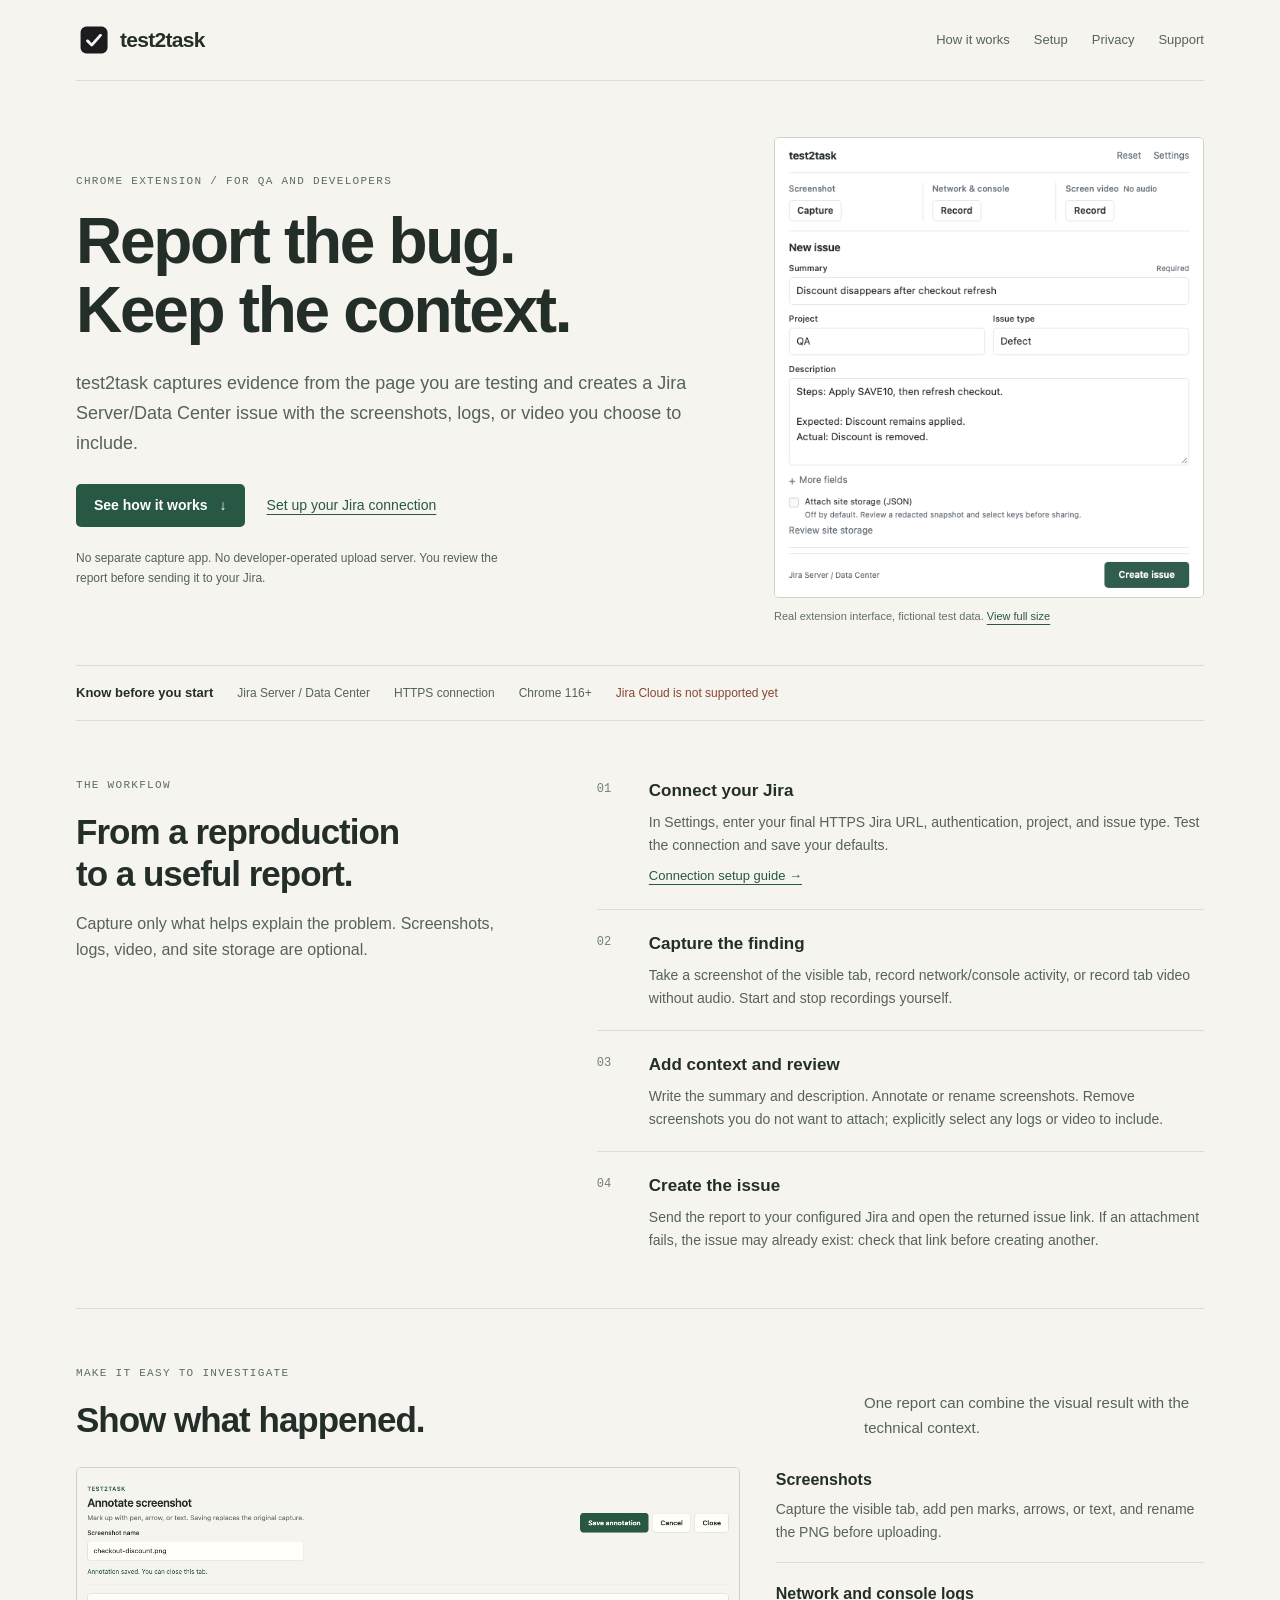
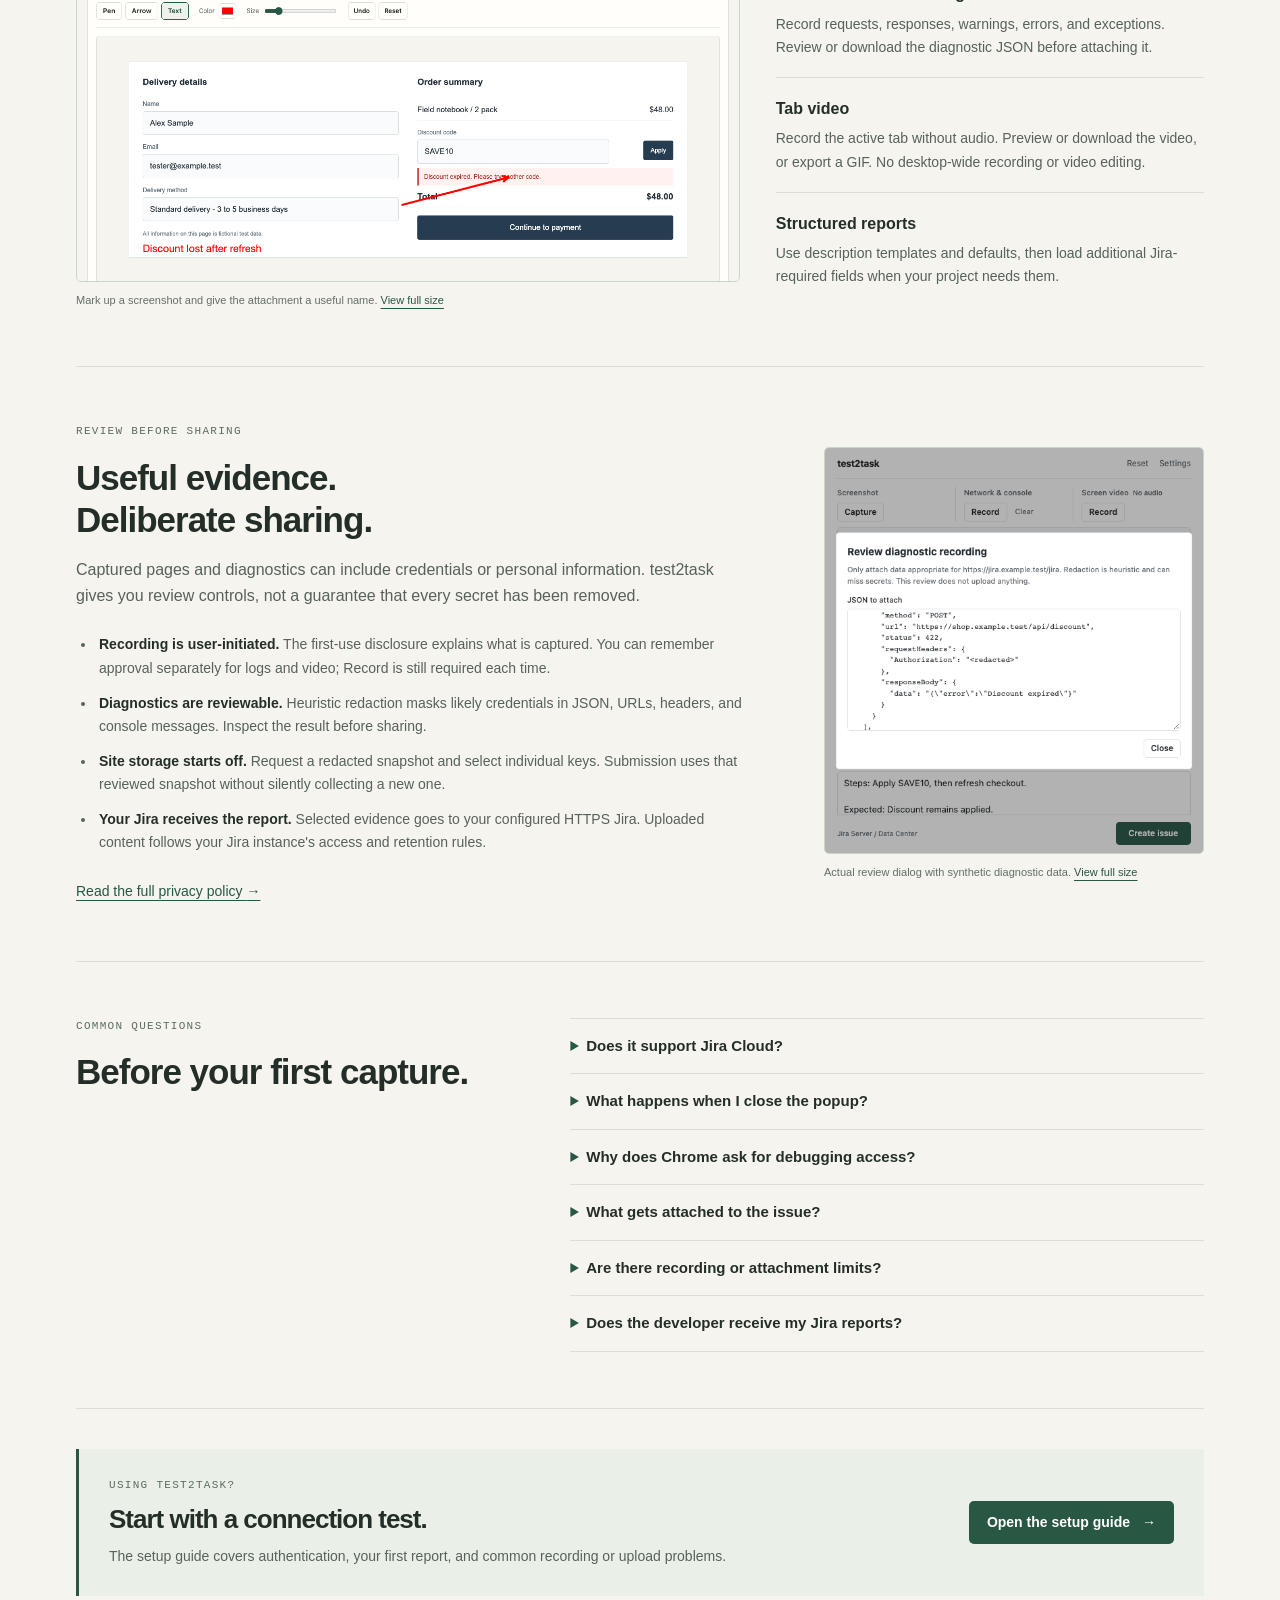
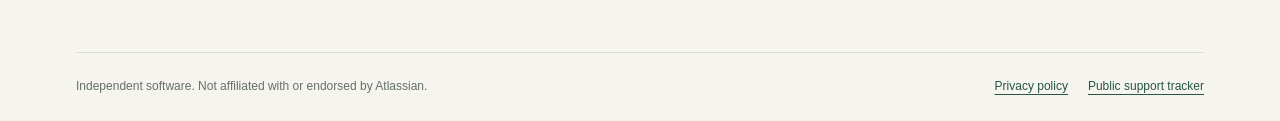
<file: index.html>
<!doctype html>
<html lang="en">
  <head>
    <meta charset="UTF-8" />
    <meta name="viewport" content="width=device-width, initial-scale=1" />
    <meta name="google-site-verification" content="DhwY6eS0MBfZcnlxAOYPN2sns7Tx2YX-SbjWnmGzDsA" />
    <meta
      name="description"
      content="test2task helps QA engineers and developers capture screenshots, logs, and tab video, then create a Jira Server/Data Center issue with selected evidence."
    />
    <title>test2task | Capture evidence. Report to Jira.</title>
    <link rel="icon" href="./icon.png" type="image/png" />
    <link rel="stylesheet" href="./styles.css" />
  </head>
  <body>
    <a class="skip-link" href="#main">Skip to content</a>
    <header class="site-header">
      <a class="brand" href="./" aria-label="test2task home"
        ><img src="./icon.png" width="36" height="36" alt="" />test2task</a
      >
      <nav aria-label="Main navigation">
        <a href="#how-it-works">How it works</a><a href="./support.html#setup">Setup</a
        ><a href="./privacy.html">Privacy</a><a href="./support.html">Support</a>
      </nav>
    </header>
    <main id="main" class="home">
      <section class="hero-grid" aria-labelledby="hero-title">
        <div class="hero-copy">
          <p class="eyebrow">CHROME EXTENSION / FOR QA AND DEVELOPERS</p>
          <h1 id="hero-title">Report the bug.<br />Keep the context.</h1>
          <p class="intro">
            test2task captures evidence from the page you are testing and creates a Jira Server/Data
            Center issue with the screenshots, logs, or video you choose to include.
          </p>
          <div class="home-links">
            <a class="button" href="#how-it-works"
              >See how it works <span aria-hidden="true">&darr;</span></a
            ><a class="text-link" href="./support.html#setup">Set up your Jira connection</a>
          </div>
          <p class="hero-note">
            No separate capture app. No developer-operated upload server. You review the report
            before sending it to your Jira.
          </p>
        </div>
        <figure class="product-shot">
          <a
            href="./images/report.png"
            target="_blank"
            rel="noreferrer noopener"
            aria-label="Open a full-size screenshot of the test2task report form"
            ><img
              src="./images/report.png"
              width="560"
              height="600"
              alt="test2task popup with screenshot and recording controls, a bug summary, project, issue type, description, and Create issue button."
              fetchpriority="high"
          /></a>
          <figcaption>
            Real extension interface, fictional test data.
            <a href="./images/report.png" target="_blank" rel="noreferrer noopener"
              >View full size</a
            >
          </figcaption>
        </figure>
      </section>

      <aside class="compatibility" aria-label="Compatibility requirements">
        <strong>Know before you start</strong>
        <span>Jira Server / Data Center</span><span>HTTPS connection</span><span>Chrome 116+</span
        ><span class="compatibility-limit">Jira Cloud is not supported yet</span>
      </aside>

      <section id="how-it-works" class="site-section" aria-labelledby="workflow-title">
        <div class="section-intro">
          <p class="eyebrow">THE WORKFLOW</p>
          <h2 id="workflow-title">From a reproduction<br />to a useful report.</h2>
          <p>
            Capture only what helps explain the problem. Screenshots, logs, video, and site storage
            are optional.
          </p>
        </div>
        <ol class="workflow">
          <li>
            <span class="step-number" aria-hidden="true">01</span>
            <div>
              <h3>Connect your Jira</h3>
              <p>
                In Settings, enter your final HTTPS Jira URL, authentication, project, and issue
                type. Test the connection and save your defaults.
              </p>
              <a href="./support.html#setup"
                >Connection setup guide <span aria-hidden="true">&rarr;</span></a
              >
            </div>
          </li>
          <li>
            <span class="step-number" aria-hidden="true">02</span>
            <div>
              <h3>Capture the finding</h3>
              <p>
                Take a screenshot of the visible tab, record network/console activity, or record tab
                video without audio. Start and stop recordings yourself.
              </p>
            </div>
          </li>
          <li>
            <span class="step-number" aria-hidden="true">03</span>
            <div>
              <h3>Add context and review</h3>
              <p>
                Write the summary and description. Annotate or rename screenshots. Remove
                screenshots you do not want to attach; explicitly select any logs or video to
                include.
              </p>
            </div>
          </li>
          <li>
            <span class="step-number" aria-hidden="true">04</span>
            <div>
              <h3>Create the issue</h3>
              <p>
                Send the report to your configured Jira and open the returned issue link. If an
                attachment fails, the issue may already exist: check that link before creating
                another.
              </p>
            </div>
          </li>
        </ol>
      </section>

      <section class="site-section evidence-section" aria-labelledby="evidence-title">
        <div class="section-heading">
          <div>
            <p class="eyebrow">MAKE IT EASY TO INVESTIGATE</p>
            <h2 id="evidence-title">Show what happened.</h2>
          </div>
          <p>One report can combine the visual result with the technical context.</p>
        </div>
        <div class="evidence-layout">
          <figure class="wide-shot">
            <a
              href="./images/annotate.png"
              target="_blank"
              rel="noreferrer noopener"
              aria-label="Open a full-size screenshot of the annotation editor"
              ><img
                src="./images/annotate.png"
                width="1280"
                height="800"
                loading="lazy"
                decoding="async"
                alt="Annotation editor showing a fictional checkout screenshot, a red arrow and text, an editable screenshot name, and Save annotation at the top."
            /></a>
            <figcaption>
              Mark up a screenshot and give the attachment a useful name.
              <a href="./images/annotate.png" target="_blank" rel="noreferrer noopener"
                >View full size</a
              >
            </figcaption>
          </figure>
          <dl class="feature-list">
            <div>
              <dt>Screenshots</dt>
              <dd>
                Capture the visible tab, add pen marks, arrows, or text, and rename the PNG before
                uploading.
              </dd>
            </div>
            <div>
              <dt>Network and console logs</dt>
              <dd>
                Record requests, responses, warnings, errors, and exceptions. Review or download the
                diagnostic JSON before attaching it.
              </dd>
            </div>
            <div>
              <dt>Tab video</dt>
              <dd>
                Record the active tab without audio. Preview or download the video, or export a GIF.
                No desktop-wide recording or video editing.
              </dd>
            </div>
            <div>
              <dt>Structured reports</dt>
              <dd>
                Use description templates and defaults, then load additional Jira-required fields
                when your project needs them.
              </dd>
            </div>
          </dl>
        </div>
      </section>

      <section class="site-section review-layout" aria-labelledby="review-title">
        <div class="review-copy">
          <p class="eyebrow">REVIEW BEFORE SHARING</p>
          <h2 id="review-title">Useful evidence.<br />Deliberate sharing.</h2>
          <p>
            Captured pages and diagnostics can include credentials or personal information.
            test2task gives you review controls, not a guarantee that every secret has been removed.
          </p>
          <ul class="review-points">
            <li>
              <strong>Recording is user-initiated.</strong> The first-use disclosure explains what
              is captured. You can remember approval separately for logs and video; Record is still
              required each time.
            </li>
            <li>
              <strong>Diagnostics are reviewable.</strong> Heuristic redaction masks likely
              credentials in JSON, URLs, headers, and console messages. Inspect the result before
              sharing.
            </li>
            <li>
              <strong>Site storage starts off.</strong> Request a redacted snapshot and select
              individual keys. Submission uses that reviewed snapshot without silently collecting a
              new one.
            </li>
            <li>
              <strong>Your Jira receives the report.</strong> Selected evidence goes to your
              configured HTTPS Jira. Uploaded content follows your Jira instance's access and
              retention rules.
            </li>
          </ul>
          <a class="text-link" href="./privacy.html"
            >Read the full privacy policy <span aria-hidden="true">&rarr;</span></a
          >
        </div>
        <figure class="diagnostic-shot">
          <a
            href="./images/diagnostics.png"
            target="_blank"
            rel="noreferrer noopener"
            aria-label="Open a full-size screenshot of diagnostic review"
            ><img
              src="./images/diagnostics.png"
              width="560"
              height="600"
              loading="lazy"
              decoding="async"
              alt="Diagnostic JSON review dialog showing a fictional failed network request and a redacted Authorization header."
          /></a>
          <figcaption>
            Actual review dialog with synthetic diagnostic data.
            <a href="./images/diagnostics.png" target="_blank" rel="noreferrer noopener"
              >View full size</a
            >
          </figcaption>
        </figure>
      </section>

      <section class="site-section faq-section" aria-labelledby="questions-title">
        <div class="section-intro">
          <p class="eyebrow">COMMON QUESTIONS</p>
          <h2 id="questions-title">Before your first capture.</h2>
        </div>
        <div class="faq-list">
          <details>
            <summary>Does it support Jira Cloud?</summary>
            <p>
              Not in this release. The supported integration is Jira Server/Data Center. Cloud
              support is planned, but its authentication and distribution requirements are not yet
              resolved. Do not rely on a Cloud API token as proof of supported compatibility.
            </p>
          </details>
          <details>
            <summary>What happens when I close the popup?</summary>
            <p>
              Active log and video recordings continue. Reopen test2task and press Stop, or
              clear/reset the recording when finished. Closing the popup does not delete saved
              evidence. Review the recording before selecting it for upload.
            </p>
          </details>
          <details>
            <summary>Why does Chrome ask for debugging access?</summary>
            <p>
              The debugger permission enables network and console recording. Chrome does not allow
              it to be optional, but test2task attaches the debugger only when you start log
              recording. Installation does not start a recording. Site-storage review requests its
              separate scripting permission when used.
            </p>
          </details>
          <details>
            <summary>What gets attached to the issue?</summary>
            <p>
              Screenshots remaining in your report are attached. Logs, video, and exported GIFs must
              be selected explicitly. Site storage is off until you request a snapshot, review it,
              and choose keys. Review the summary and description too: they can contain page context
              you have entered or opted to include.
            </p>
          </details>
          <details>
            <summary>Are there recording or attachment limits?</summary>
            <p>
              Video captures the active tab only, without audio. Screenshots capture its visible
              area. The extension limits each attachment to 10 MB, and Jira may impose a lower
              limit. Larger videos are not split into unplayable fragments; download the complete
              recording or make a shorter one.
            </p>
          </details>
          <details>
            <summary>Does the developer receive my Jira reports?</summary>
            <p>
              There is no developer-operated evidence upload or analytics server. Jira API requests
              go to your configured HTTPS Jira endpoint, and selected evidence is uploaded when you
              create an issue. Settings and credentials are stored locally in Chrome, which is not
              an encrypted credential vault. The public documentation and support tracker are hosted
              by GitHub; do not post private evidence in support issues.
            </p>
          </details>
        </div>
      </section>

      <section class="next-step" aria-labelledby="next-title">
        <div>
          <p class="eyebrow">USING TEST2TASK?</p>
          <h2 id="next-title">Start with a connection test.</h2>
          <p>
            The setup guide covers authentication, your first report, and common recording or upload
            problems.
          </p>
        </div>
        <a class="button" href="./support.html#setup"
          >Open the setup guide <span aria-hidden="true">&rarr;</span></a
        >
      </section>
    </main>
    <footer class="site-footer">
      <span>Independent software. Not affiliated with or endorsed by Atlassian.</span>
      <div>
        <a href="./privacy.html">Privacy policy</a
        ><a href="https://github.com/baransonmez/test2task-site/issues">Public support tracker</a>
      </div>
    </footer>
  </body>
</html>
</file>
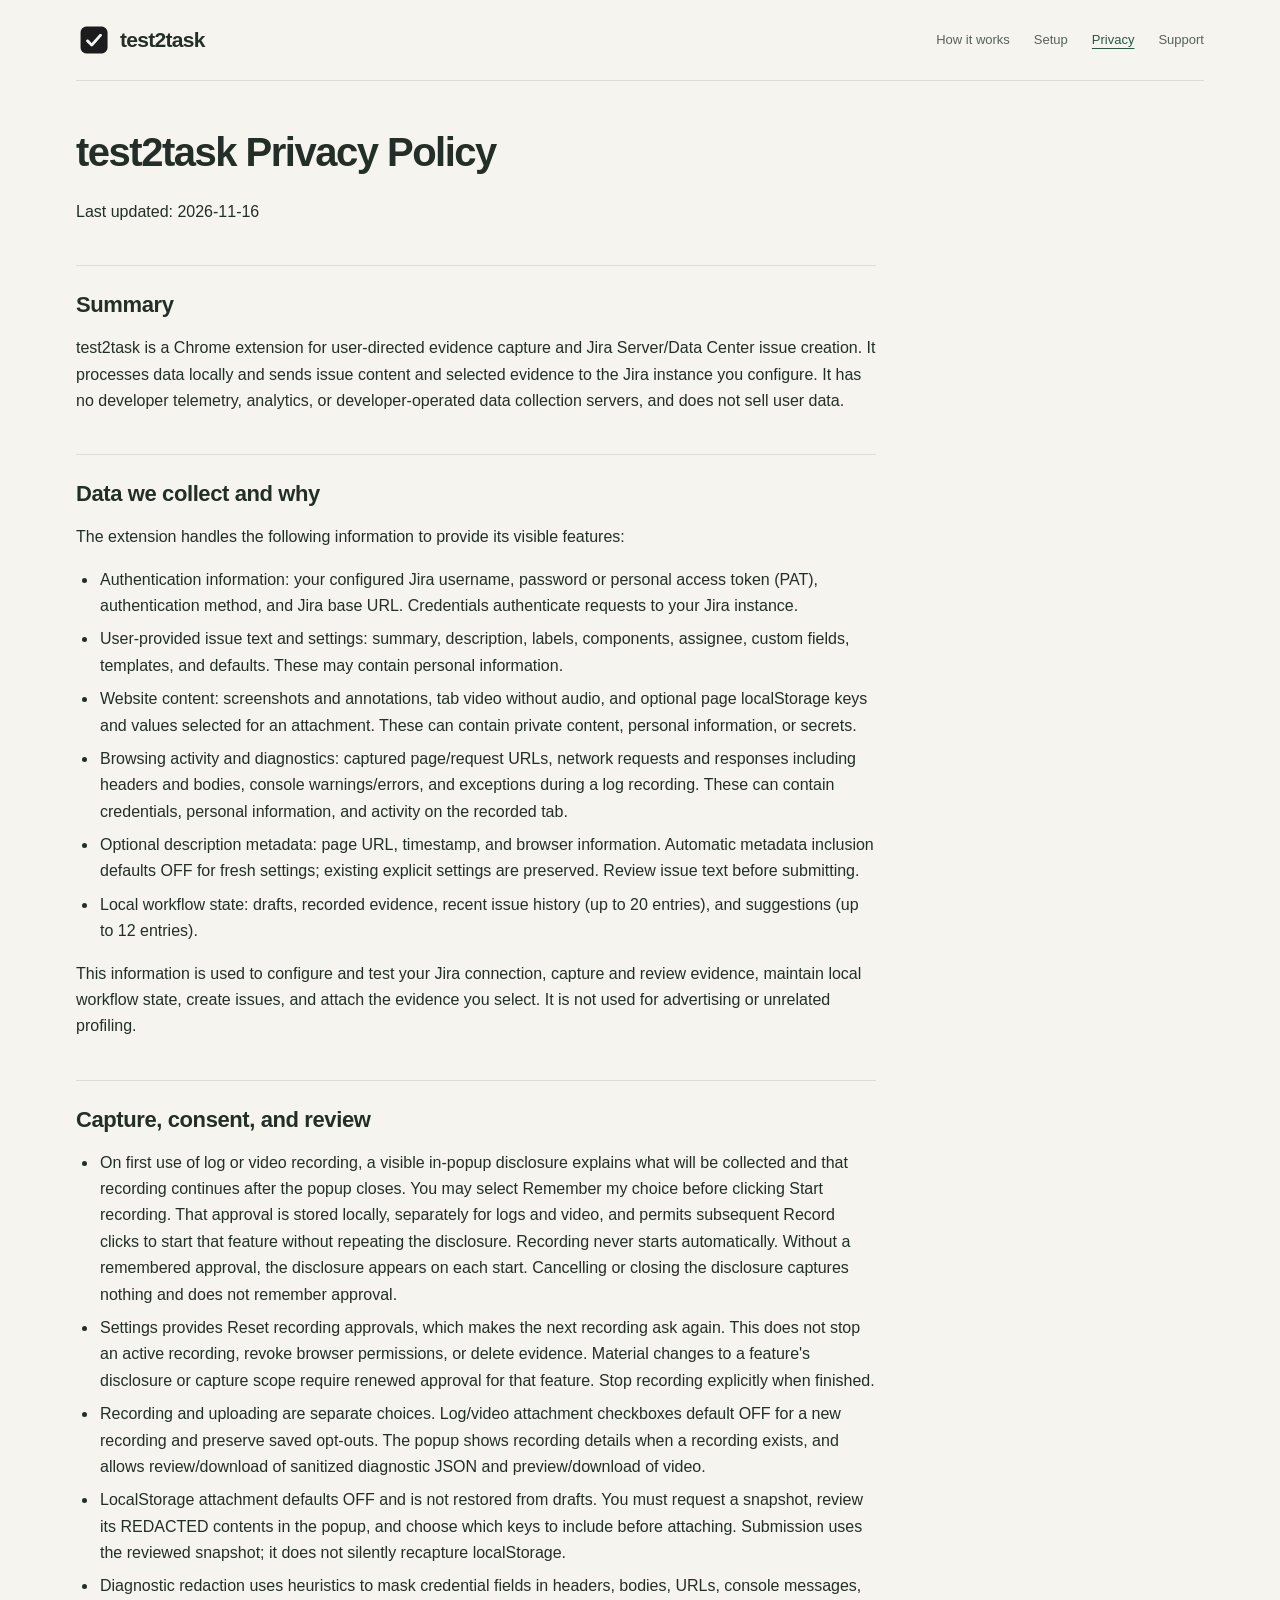
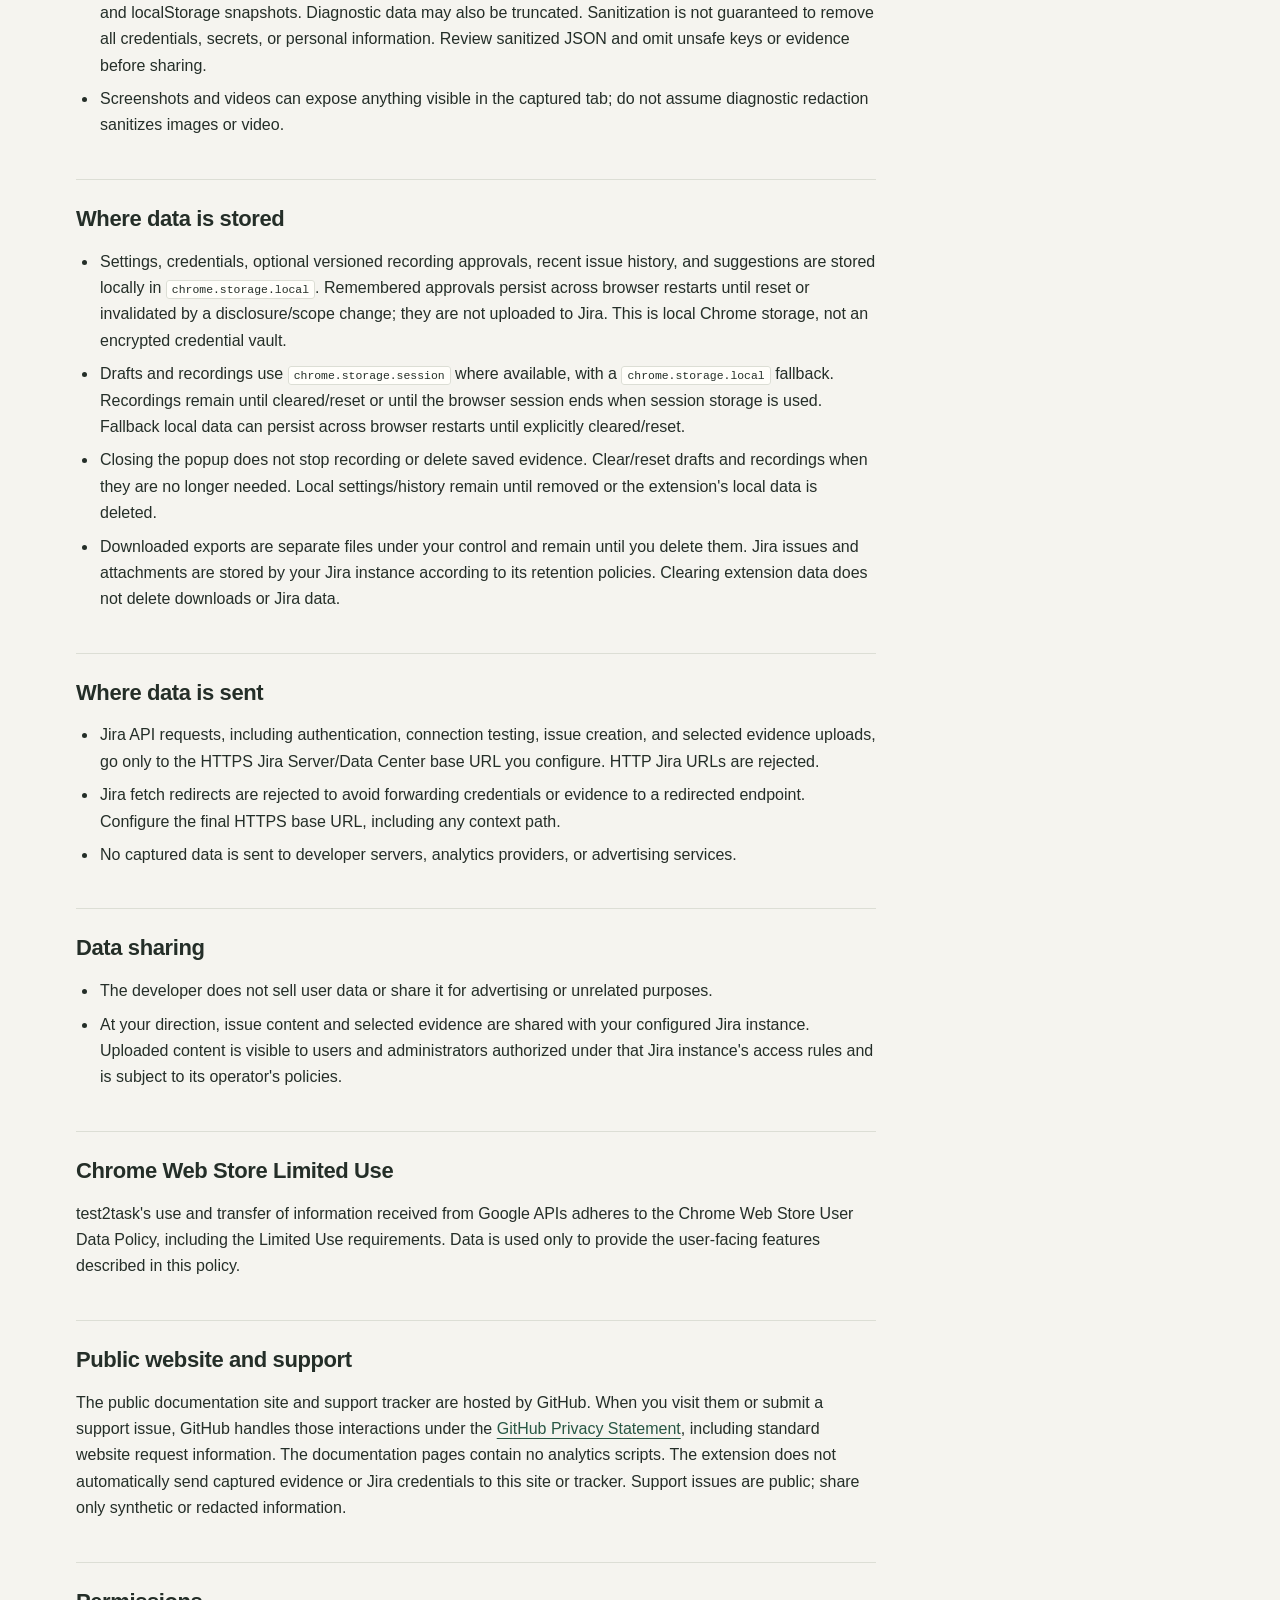
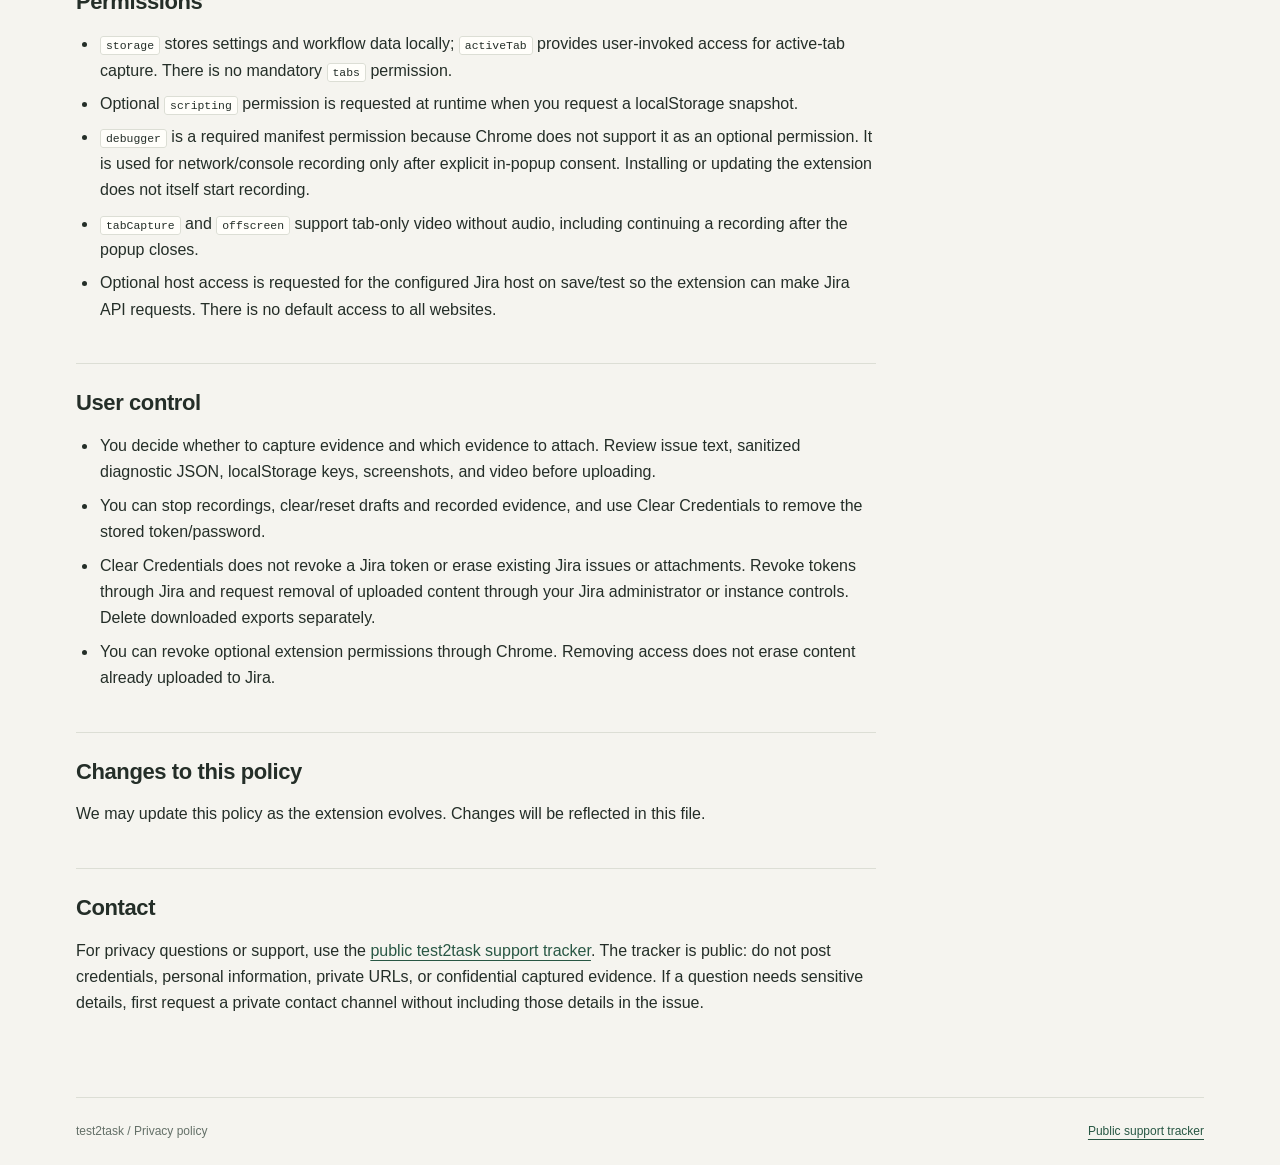
<file: privacy.html>
<!doctype html>
<html lang="en">
<head>
  <meta charset="UTF-8">
  <meta name="viewport" content="width=device-width, initial-scale=1">
  <meta name="description" content="The test2task privacy policy: captured evidence, Jira credentials, local storage, permissions, consent, and retention.">
  <title>Privacy Policy | test2task</title>
  <link rel="icon" href="./icon.png" type="image/png">
  <link rel="stylesheet" href="./styles.css">
</head>
<body>
  <a class="skip-link" href="#main">Skip to content</a>
  <header class="site-header"><a class="brand" href="./" aria-label="test2task home"><img src="./icon.png" width="36" height="36" alt="">test2task</a><nav aria-label="Main navigation"><a href="./#how-it-works">How it works</a><a href="./support.html#setup">Setup</a><a href="./privacy.html" aria-current="page">Privacy</a><a href="./support.html">Support</a></nav></header>
  <main id="main" class="document"><h1>test2task Privacy Policy</h1>
<p>Last updated: 2026-11-16</p>
<h2>Summary</h2>
<p>test2task is a Chrome extension for user-directed evidence capture and Jira Server/Data Center issue creation. It processes data locally and sends issue content and selected evidence to the Jira instance you configure. It has no developer telemetry, analytics, or developer-operated data collection servers, and does not sell user data.</p>
<h2>Data we collect and why</h2>
<p>The extension handles the following information to provide its visible features:</p>
<ul>
<li>Authentication information: your configured Jira username, password or personal access token (PAT), authentication method, and Jira base URL. Credentials authenticate requests to your Jira instance.</li>
<li>User-provided issue text and settings: summary, description, labels, components, assignee, custom fields, templates, and defaults. These may contain personal information.</li>
<li>Website content: screenshots and annotations, tab video without audio, and optional page localStorage keys and values selected for an attachment. These can contain private content, personal information, or secrets.</li>
<li>Browsing activity and diagnostics: captured page/request URLs, network requests and responses including headers and bodies, console warnings/errors, and exceptions during a log recording. These can contain credentials, personal information, and activity on the recorded tab.</li>
<li>Optional description metadata: page URL, timestamp, and browser information. Automatic metadata inclusion defaults OFF for fresh settings; existing explicit settings are preserved. Review issue text before submitting.</li>
<li>Local workflow state: drafts, recorded evidence, recent issue history (up to 20 entries), and suggestions (up to 12 entries).</li>
</ul>
<p>This information is used to configure and test your Jira connection, capture and review evidence, maintain local workflow state, create issues, and attach the evidence you select. It is not used for advertising or unrelated profiling.</p>
<h2>Capture, consent, and review</h2>
<ul>
<li>On first use of log or video recording, a visible in-popup disclosure explains what will be collected and that recording continues after the popup closes. You may select Remember my choice before clicking Start recording. That approval is stored locally, separately for logs and video, and permits subsequent Record clicks to start that feature without repeating the disclosure. Recording never starts automatically. Without a remembered approval, the disclosure appears on each start. Cancelling or closing the disclosure captures nothing and does not remember approval.</li>
<li>Settings provides Reset recording approvals, which makes the next recording ask again. This does not stop an active recording, revoke browser permissions, or delete evidence. Material changes to a feature&#39;s disclosure or capture scope require renewed approval for that feature. Stop recording explicitly when finished.</li>
<li>Recording and uploading are separate choices. Log/video attachment checkboxes default OFF for a new recording and preserve saved opt-outs. The popup shows recording details when a recording exists, and allows review/download of sanitized diagnostic JSON and preview/download of video.</li>
<li>LocalStorage attachment defaults OFF and is not restored from drafts. You must request a snapshot, review its REDACTED contents in the popup, and choose which keys to include before attaching. Submission uses the reviewed snapshot; it does not silently recapture localStorage.</li>
<li>Diagnostic redaction uses heuristics to mask credential fields in headers, bodies, URLs, console messages, and localStorage snapshots. Diagnostic data may also be truncated. Sanitization is not guaranteed to remove all credentials, secrets, or personal information. Review sanitized JSON and omit unsafe keys or evidence before sharing.</li>
<li>Screenshots and videos can expose anything visible in the captured tab; do not assume diagnostic redaction sanitizes images or video.</li>
</ul>
<h2>Where data is stored</h2>
<ul>
<li>Settings, credentials, optional versioned recording approvals, recent issue history, and suggestions are stored locally in <code>chrome.storage.local</code>. Remembered approvals persist across browser restarts until reset or invalidated by a disclosure/scope change; they are not uploaded to Jira. This is local Chrome storage, not an encrypted credential vault.</li>
<li>Drafts and recordings use <code>chrome.storage.session</code> where available, with a <code>chrome.storage.local</code> fallback. Recordings remain until cleared/reset or until the browser session ends when session storage is used. Fallback local data can persist across browser restarts until explicitly cleared/reset.</li>
<li>Closing the popup does not stop recording or delete saved evidence. Clear/reset drafts and recordings when they are no longer needed. Local settings/history remain until removed or the extension&#39;s local data is deleted.</li>
<li>Downloaded exports are separate files under your control and remain until you delete them. Jira issues and attachments are stored by your Jira instance according to its retention policies. Clearing extension data does not delete downloads or Jira data.</li>
</ul>
<h2>Where data is sent</h2>
<ul>
<li>Jira API requests, including authentication, connection testing, issue creation, and selected evidence uploads, go only to the HTTPS Jira Server/Data Center base URL you configure. HTTP Jira URLs are rejected.</li>
<li>Jira fetch redirects are rejected to avoid forwarding credentials or evidence to a redirected endpoint. Configure the final HTTPS base URL, including any context path.</li>
<li>No captured data is sent to developer servers, analytics providers, or advertising services.</li>
</ul>
<h2>Data sharing</h2>
<ul>
<li>The developer does not sell user data or share it for advertising or unrelated purposes.</li>
<li>At your direction, issue content and selected evidence are shared with your configured Jira instance. Uploaded content is visible to users and administrators authorized under that Jira instance&#39;s access rules and is subject to its operator&#39;s policies.</li>
</ul>
<h2>Chrome Web Store Limited Use</h2>
<p>test2task&#39;s use and transfer of information received from Google APIs adheres to the Chrome Web Store User Data Policy, including the Limited Use requirements. Data is used only to provide the user-facing features described in this policy.</p>
<h2>Public website and support</h2>
<p>The public documentation site and support tracker are hosted by GitHub. When you visit them or submit a support issue, GitHub handles those interactions under the <a href="https://docs.github.com/en/site-policy/privacy-policies/github-general-privacy-statement">GitHub Privacy Statement</a>, including standard website request information. The documentation pages contain no analytics scripts. The extension does not automatically send captured evidence or Jira credentials to this site or tracker. Support issues are public; share only synthetic or redacted information.</p>
<h2>Permissions</h2>
<ul>
<li><code>storage</code> stores settings and workflow data locally; <code>activeTab</code> provides user-invoked access for active-tab capture. There is no mandatory <code>tabs</code> permission.</li>
<li>Optional <code>scripting</code> permission is requested at runtime when you request a localStorage snapshot.</li>
<li><code>debugger</code> is a required manifest permission because Chrome does not support it as an optional permission. It is used for network/console recording only after explicit in-popup consent. Installing or updating the extension does not itself start recording.</li>
<li><code>tabCapture</code> and <code>offscreen</code> support tab-only video without audio, including continuing a recording after the popup closes.</li>
<li>Optional host access is requested for the configured Jira host on save/test so the extension can make Jira API requests. There is no default access to all websites.</li>
</ul>
<h2>User control</h2>
<ul>
<li>You decide whether to capture evidence and which evidence to attach. Review issue text, sanitized diagnostic JSON, localStorage keys, screenshots, and video before uploading.</li>
<li>You can stop recordings, clear/reset drafts and recorded evidence, and use Clear Credentials to remove the stored token/password.</li>
<li>Clear Credentials does not revoke a Jira token or erase existing Jira issues or attachments. Revoke tokens through Jira and request removal of uploaded content through your Jira administrator or instance controls. Delete downloaded exports separately.</li>
<li>You can revoke optional extension permissions through Chrome. Removing access does not erase content already uploaded to Jira.</li>
</ul>
<h2>Changes to this policy</h2>
<p>We may update this policy as the extension evolves. Changes will be reflected in this file.</p>
<h2>Contact</h2>
<p>For privacy questions or support, use the <a href="https://github.com/baransonmez/test2task-site/issues">public test2task support tracker</a>. The tracker is public: do not post credentials, personal information, private URLs, or confidential captured evidence. If a question needs sensitive details, first request a private contact channel without including those details in the issue.</p></main>
  <footer class="site-footer"><span>test2task / Privacy policy</span><a href="https://github.com/baransonmez/test2task-site/issues">Public support tracker</a></footer>
</body>
</html>
</file>
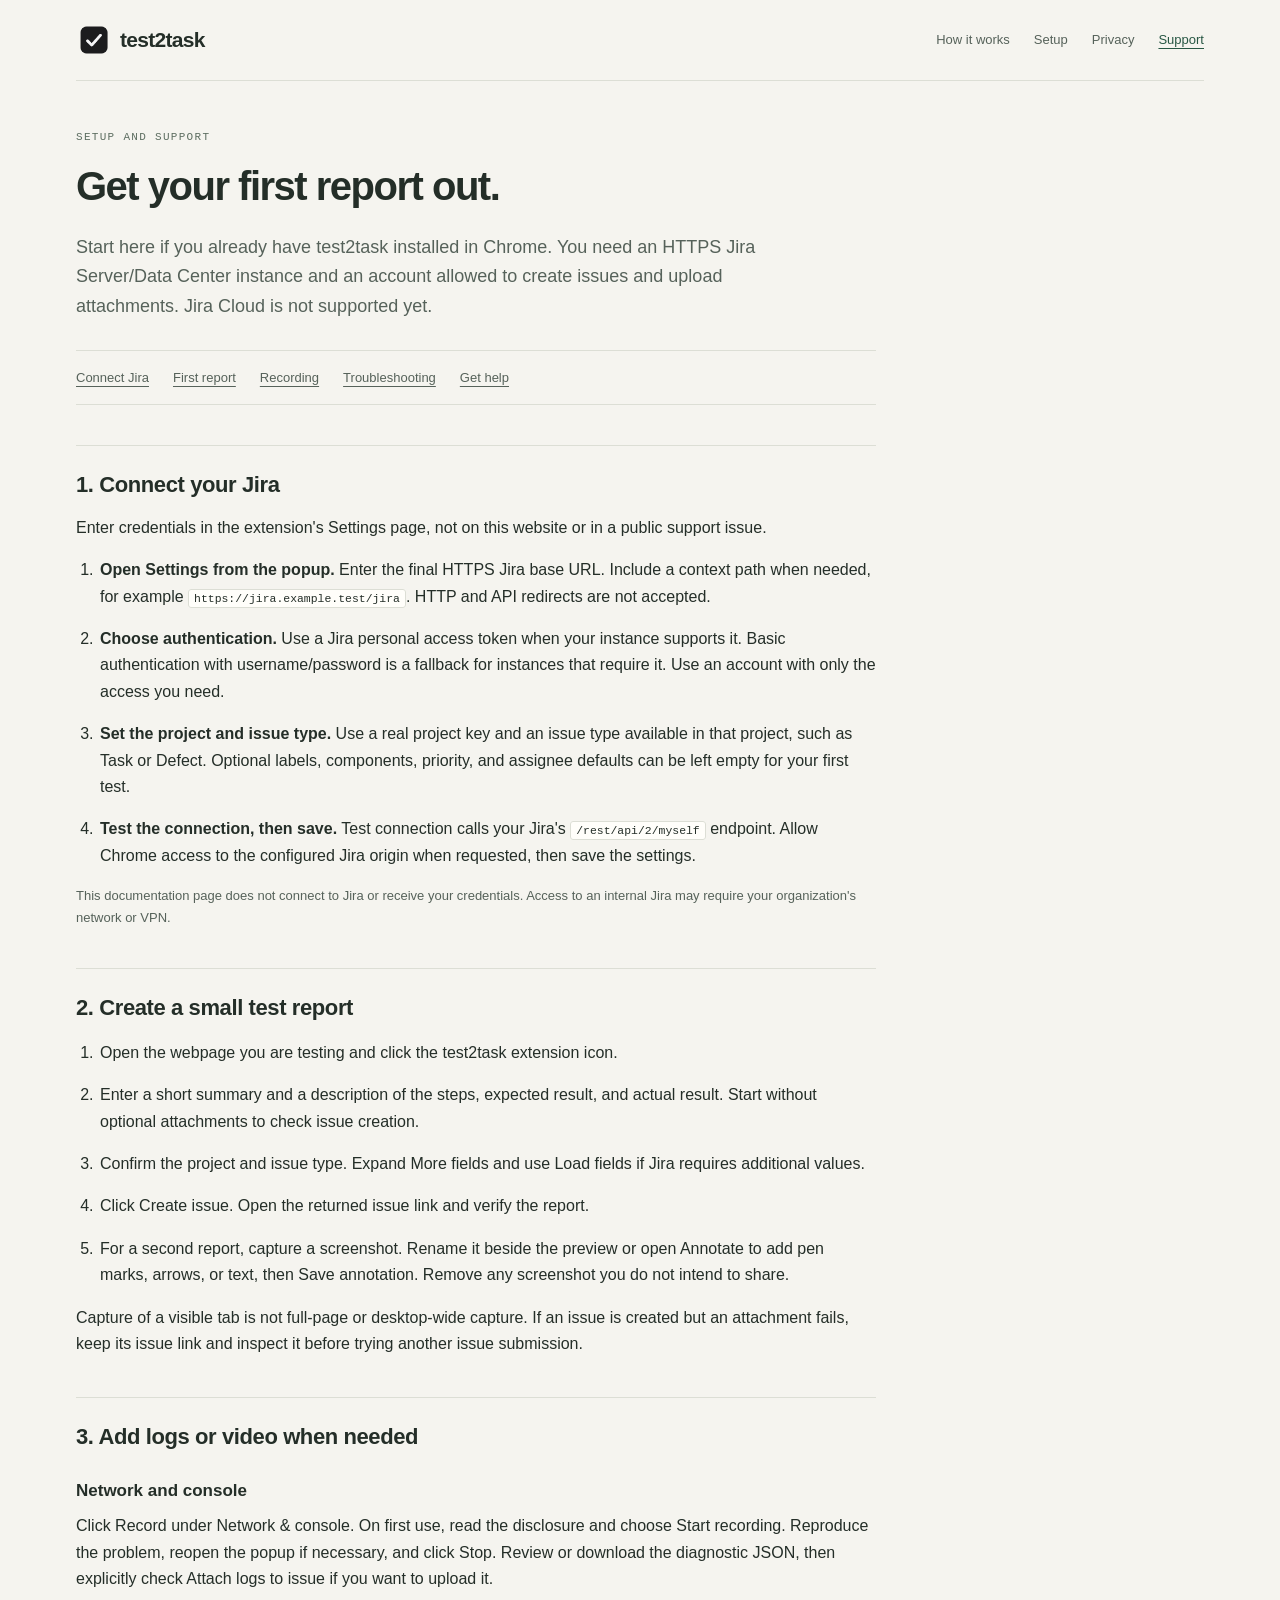
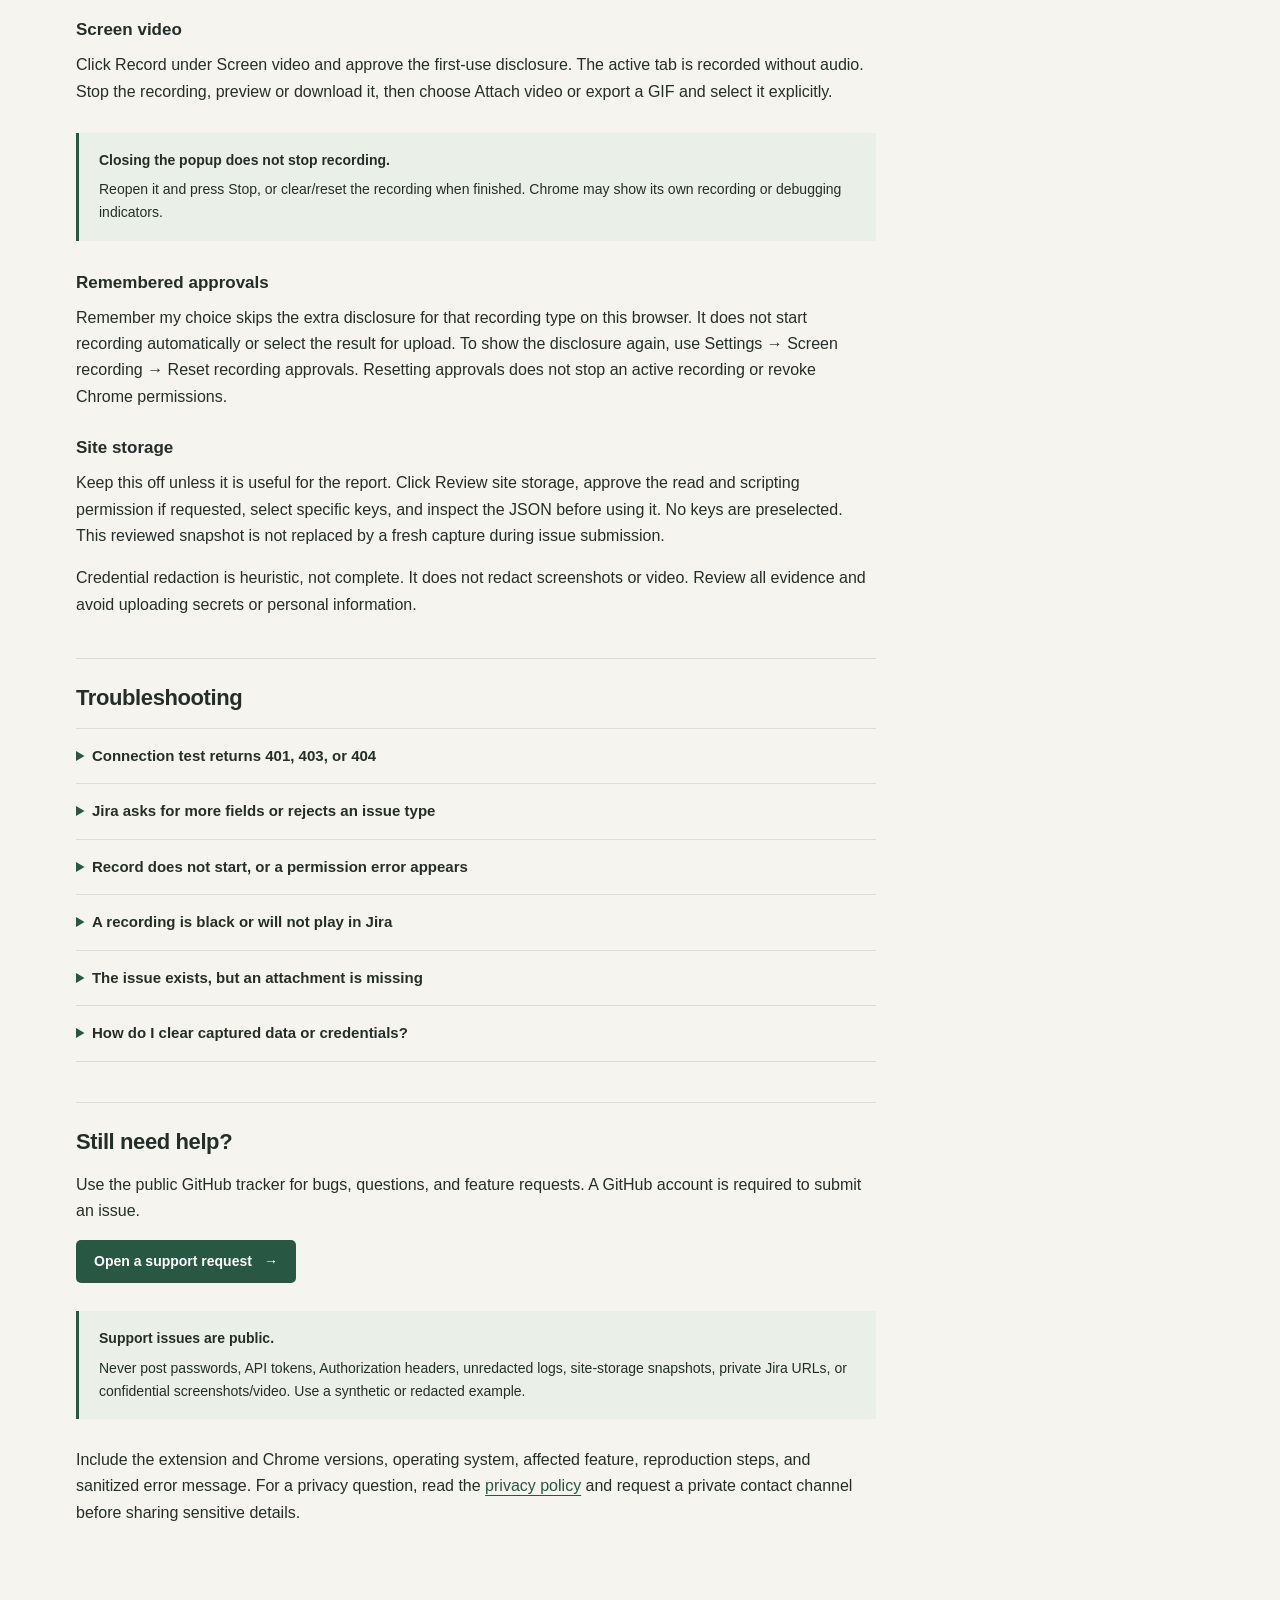
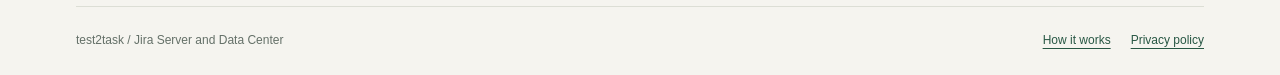
<file: support.html>
<!doctype html>
<html lang="en">
  <head>
    <meta charset="UTF-8" />
    <meta name="viewport" content="width=device-width, initial-scale=1" />
    <meta
      name="description"
      content="Set up test2task for Jira Server/Data Center, create your first report, and troubleshoot recording, connection, and attachment problems."
    />
    <title>Setup and Support | test2task</title>
    <link rel="icon" href="./icon.png" type="image/png" />
    <link rel="stylesheet" href="./styles.css" />
  </head>
  <body>
    <a class="skip-link" href="#main">Skip to content</a>
    <header class="site-header">
      <a class="brand" href="./" aria-label="test2task home"
        ><img src="./icon.png" width="36" height="36" alt="" />test2task</a
      >
      <nav aria-label="Main navigation">
        <a href="./#how-it-works">How it works</a><a href="#setup">Setup</a
        ><a href="./privacy.html">Privacy</a
        ><a href="./support.html" aria-current="page">Support</a>
      </nav>
    </header>
    <main id="main" class="document guide">
      <p class="eyebrow">SETUP AND SUPPORT</p>
      <h1>Get your first report out.</h1>
      <p class="intro">
        Start here if you already have test2task installed in Chrome. You need an HTTPS Jira
        Server/Data Center instance and an account allowed to create issues and upload attachments.
        Jira Cloud is not supported yet.
      </p>
      <nav class="guide-nav" aria-label="Guide sections">
        <a href="#setup">Connect Jira</a><a href="#first-report">First report</a
        ><a href="#recording">Recording</a><a href="#troubleshooting">Troubleshooting</a
        ><a href="#contact">Get help</a>
      </nav>

      <section id="setup" aria-labelledby="setup-title">
        <h2 id="setup-title">1. Connect your Jira</h2>
        <p>
          Enter credentials in the extension's Settings page, not on this website or in a public
          support issue.
        </p>
        <ol class="guide-steps">
          <li>
            <strong>Open Settings from the popup.</strong> Enter the final HTTPS Jira base URL.
            Include a context path when needed, for example
            <code>https://jira.example.test/jira</code>. HTTP and API redirects are not accepted.
          </li>
          <li>
            <strong>Choose authentication.</strong> Use a Jira personal access token when your
            instance supports it. Basic authentication with username/password is a fallback for
            instances that require it. Use an account with only the access you need.
          </li>
          <li>
            <strong>Set the project and issue type.</strong> Use a real project key and an issue
            type available in that project, such as Task or Defect. Optional labels, components,
            priority, and assignee defaults can be left empty for your first test.
          </li>
          <li>
            <strong>Test the connection, then save.</strong> Test connection calls your Jira's
            <code>/rest/api/2/myself</code> endpoint. Allow Chrome access to the configured Jira
            origin when requested, then save the settings.
          </li>
        </ol>
        <p class="hint">
          This documentation page does not connect to Jira or receive your credentials. Access to an
          internal Jira may require your organization's network or VPN.
        </p>
      </section>

      <section id="first-report" aria-labelledby="report-title">
        <h2 id="report-title">2. Create a small test report</h2>
        <ol class="guide-steps">
          <li>Open the webpage you are testing and click the test2task extension icon.</li>
          <li>
            Enter a short summary and a description of the steps, expected result, and actual
            result. Start without optional attachments to check issue creation.
          </li>
          <li>
            Confirm the project and issue type. Expand More fields and use Load fields if Jira
            requires additional values.
          </li>
          <li>Click Create issue. Open the returned issue link and verify the report.</li>
          <li>
            For a second report, capture a screenshot. Rename it beside the preview or open Annotate
            to add pen marks, arrows, or text, then Save annotation. Remove any screenshot you do
            not intend to share.
          </li>
        </ol>
        <p>
          Capture of a visible tab is not full-page or desktop-wide capture. If an issue is created
          but an attachment fails, keep its issue link and inspect it before trying another issue
          submission.
        </p>
      </section>

      <section id="recording" aria-labelledby="recording-title">
        <h2 id="recording-title">3. Add logs or video when needed</h2>
        <h3>Network and console</h3>
        <p>
          Click Record under Network &amp; console. On first use, read the disclosure and choose
          Start recording. Reproduce the problem, reopen the popup if necessary, and click Stop.
          Review or download the diagnostic JSON, then explicitly check Attach logs to issue if you
          want to upload it.
        </p>
        <h3>Screen video</h3>
        <p>
          Click Record under Screen video and approve the first-use disclosure. The active tab is
          recorded without audio. Stop the recording, preview or download it, then choose Attach
          video or export a GIF and select it explicitly.
        </p>
        <aside class="notice">
          <strong>Closing the popup does not stop recording.</strong> Reopen it and press Stop, or
          clear/reset the recording when finished. Chrome may show its own recording or debugging
          indicators.
        </aside>
        <h3>Remembered approvals</h3>
        <p>
          Remember my choice skips the extra disclosure for that recording type on this browser. It
          does not start recording automatically or select the result for upload. To show the
          disclosure again, use Settings &rarr; Screen recording &rarr; Reset recording approvals.
          Resetting approvals does not stop an active recording or revoke Chrome permissions.
        </p>
        <h3>Site storage</h3>
        <p>
          Keep this off unless it is useful for the report. Click Review site storage, approve the
          read and scripting permission if requested, select specific keys, and inspect the JSON
          before using it. No keys are preselected. This reviewed snapshot is not replaced by a
          fresh capture during issue submission.
        </p>
        <p>
          Credential redaction is heuristic, not complete. It does not redact screenshots or video.
          Review all evidence and avoid uploading secrets or personal information.
        </p>
      </section>

      <section id="troubleshooting" aria-labelledby="troubleshooting-title">
        <h2 id="troubleshooting-title">Troubleshooting</h2>
        <div class="faq-list">
          <details>
            <summary>Connection test returns 401, 403, or 404</summary>
            <p>
              <strong>401:</strong> check the selected authentication method and token/credentials.
              <strong>403:</strong> check account and project permissions.
              <strong>404:</strong> check the base URL and context path. Use the final HTTPS
              endpoint rather than a URL that redirects to a login or another path.
            </p>
          </details>
          <details>
            <summary>Jira asks for more fields or rejects an issue type</summary>
            <p>
              Use an issue type that exists in the selected project. In More fields, load
              Jira-required fields and complete the missing values. For an initial test, remove
              optional defaults that do not exist in that project. Custom JSON must match Jira API
              field formats.
            </p>
          </details>
          <details>
            <summary>Record does not start, or a permission error appears</summary>
            <p>
              Reload/re-enable test2task at <code>chrome://extensions</code> after updating it and
              accept Chrome's permission warning when requested. Click Record and then Start
              recording unless approval was remembered. Try a normal webpage rather than a
              restricted browser page. For logs, close DevTools on the target tab and stop other
              debugger sessions before retrying.
            </p>
          </details>
          <details>
            <summary>A recording is black or will not play in Jira</summary>
            <p>
              First preview or download the complete file from test2task to distinguish a capture
              problem from Jira player compatibility. Browser support for WebM/MP4 varies; Settings
              offers MP4 where supported and may fall back to WebM. Browser-restricted or protected
              content may not be capturable. Include a synthetic reproduction when reporting a
              problem.
            </p>
          </details>
          <details>
            <summary>The issue exists, but an attachment is missing</summary>
            <p>
              Check the issue link and attachment warning rather than creating another issue
              immediately. The extension limits each file to 10 MB, and Jira can have a lower limit.
              Download logs/video when available and attach them manually through Jira if needed.
              Large videos are not split into byte fragments.
            </p>
          </details>
          <details>
            <summary>How do I clear captured data or credentials?</summary>
            <p>
              Clear individual captures or reset the draft when finished. Clear Credentials in
              Settings removes stored Jira credentials but does not revoke the token in Jira. Revoke
              tokens through your Jira account separately. Local deletion does not delete downloaded
              files or content already uploaded to Jira.
            </p>
          </details>
        </div>
      </section>

      <section id="contact" aria-labelledby="contact-title">
        <h2 id="contact-title">Still need help?</h2>
        <p>
          Use the public GitHub tracker for bugs, questions, and feature requests. A GitHub account
          is required to submit an issue.
        </p>
        <a class="button" href="https://github.com/baransonmez/test2task-site/issues/new/choose"
          >Open a support request <span aria-hidden="true">&rarr;</span></a
        >
        <aside class="notice" aria-label="Public data warning">
          <strong>Support issues are public.</strong> Never post passwords, API tokens,
          Authorization headers, unredacted logs, site-storage snapshots, private Jira URLs, or
          confidential screenshots/video. Use a synthetic or redacted example.
        </aside>
        <p>
          Include the extension and Chrome versions, operating system, affected feature,
          reproduction steps, and sanitized error message. For a privacy question, read the
          <a href="./privacy.html">privacy policy</a> and request a private contact channel before
          sharing sensitive details.
        </p>
      </section>
    </main>
    <footer class="site-footer">
      <span>test2task / Jira Server and Data Center</span>
      <div><a href="./">How it works</a><a href="./privacy.html">Privacy policy</a></div>
    </footer>
  </body>
</html>
</file>
<file: styles.css>
:root {
  color-scheme: light;
  font-family: -apple-system, BlinkMacSystemFont, 'Segoe UI', sans-serif;
  color: #242e28;
  background: #f5f4ef;
  line-height: 1.65;
  --line: #dcded5;
  --accent: #285744;
  --muted: #56625a;
}
* {
  box-sizing: border-box;
}
html {
  scroll-padding-top: 24px;
}
body {
  max-width: 1200px;
  margin: 0 auto;
  padding: 0 36px;
}
a {
  color: var(--accent);
  text-underline-offset: 4px;
}
a:hover {
  text-decoration-thickness: 2px;
}
:focus-visible {
  outline: 2px solid var(--accent);
  outline-offset: 4px;
}
.skip-link {
  position: absolute;
  top: 0;
  left: -10000px;
  padding: 8px 16px;
  background: white;
}
.skip-link:focus {
  left: 16px;
  z-index: 1;
}
.site-header,
.site-footer {
  display: flex;
  align-items: center;
  justify-content: space-between;
  gap: 24px;
}
.site-header {
  padding: 22px 0;
  border-bottom: 1px solid var(--line);
}
.brand {
  display: inline-flex;
  align-items: center;
  gap: 8px;
  color: #242e28;
  font-size: 21px;
  font-weight: 700;
  letter-spacing: -0.7px;
  text-decoration: none;
  white-space: nowrap;
}
.brand img {
  display: block;
}
nav {
  display: flex;
  flex-wrap: wrap;
  gap: 10px 24px;
  font-size: 13px;
}
nav a {
  color: var(--muted);
  text-decoration: none;
}
nav a[aria-current] {
  color: var(--accent);
  text-decoration: underline;
}
.home {
  padding-bottom: 24px;
}
.eyebrow {
  margin: 0 0 16px;
  color: #5c6d60;
  font:
    11px ui-monospace,
    monospace;
  letter-spacing: 1.3px;
  line-height: 1.6;
}
h1 {
  margin: 0 0 24px;
  font-size: clamp(40px, 5vw, 64px);
  line-height: 1.08;
  letter-spacing: -2.3px;
  font-weight: 650;
}
.intro {
  max-width: 680px;
  font-size: 18px;
  color: var(--muted);
  margin: 0 0 26px;
}
.hero-grid {
  display: grid;
  grid-template-columns: minmax(0, 1fr) minmax(300px, 430px);
  align-items: center;
  gap: 64px;
  padding: 56px 0 40px;
}
.hero-note {
  max-width: 440px;
  margin: 22px 0 0;
  color: var(--muted);
  font-size: 12px;
}
.home-links {
  display: flex;
  align-items: center;
  gap: 16px 22px;
  flex-wrap: wrap;
}
.button {
  display: inline-flex;
  align-items: center;
  justify-content: center;
  gap: 12px;
  padding: 11px 18px;
  border-radius: 5px;
  background: var(--accent);
  color: #fff;
  text-decoration: none;
  font-size: 14px;
  font-weight: 600;
  line-height: 1.5;
}
.button:hover {
  background: #1d4233;
}
.text-link {
  font-size: 14px;
}
figure {
  margin: 0;
  min-width: 0;
}
figure img {
  display: block;
  width: 100%;
  height: auto;
  border: 1px solid #cbd4c7;
  border-radius: 5px;
  background: white;
}
figure > a {
  display: block;
  border-radius: 5px;
}
figcaption {
  margin-top: 10px;
  font-size: 11px;
  color: #647068;
  line-height: 1.6;
}
figcaption a {
  white-space: nowrap;
}
.product-shot {
  width: 100%;
  max-width: 430px;
  justify-self: end;
}
.compatibility {
  display: flex;
  align-items: baseline;
  flex-wrap: wrap;
  gap: 8px 24px;
  padding: 16px 0;
  border-top: 1px solid var(--line);
  border-bottom: 1px solid var(--line);
  color: var(--muted);
  font-size: 12px;
}
.compatibility strong {
  color: #242e28;
  font-size: 13px;
}
.compatibility-limit {
  color: #844832;
}
.site-section {
  padding: 56px 0;
  border-bottom: 1px solid var(--line);
}
.home h2 {
  margin: 0 0 16px;
  font-size: clamp(26px, 3vw, 35px);
  font-weight: 600;
  line-height: 1.2;
  letter-spacing: -1px;
}
.section-intro > p:last-child {
  max-width: 420px;
  margin: 0;
  color: var(--muted);
}
#how-it-works {
  display: grid;
  grid-template-columns: 0.85fr 1.15fr;
  gap: 72px;
}
.workflow {
  list-style: none;
  margin: 0;
  padding: 0;
}
.workflow li {
  display: grid;
  grid-template-columns: 36px minmax(0, 1fr);
  gap: 16px;
  padding: 20px 0;
  border-top: 1px solid var(--line);
}
.workflow li:first-child {
  border-top: 0;
  padding-top: 0;
}
.workflow li:last-child {
  padding-bottom: 0;
}
.step-number {
  color: #728272;
  font:
    12px/1.6 ui-monospace,
    monospace;
  padding-top: 3px;
}
.workflow h3 {
  margin: 0 0 6px;
  font-size: 17px;
  font-weight: 600;
}
.workflow p {
  margin: 0;
  color: var(--muted);
  font-size: 14px;
}
.workflow a {
  display: inline-block;
  margin-top: 8px;
  font-size: 13px;
}
.section-heading {
  display: flex;
  align-items: flex-end;
  justify-content: space-between;
  gap: 36px;
  margin-bottom: 26px;
}
.section-heading h2 {
  margin-bottom: 0;
}
.section-heading > p {
  max-width: 340px;
  margin: 0;
  color: var(--muted);
  font-size: 15px;
}
.evidence-layout {
  display: grid;
  grid-template-columns: 1.55fr 1fr;
  align-items: start;
  gap: 36px;
}
.feature-list {
  margin: 0;
}
.feature-list > div {
  padding: 18px 0;
  border-bottom: 1px solid var(--line);
}
.feature-list > div:first-child {
  padding-top: 0;
}
.feature-list > div:last-child {
  border-bottom: 0;
  padding-bottom: 0;
}
.feature-list dt {
  font-size: 16px;
  font-weight: 600;
}
.feature-list dd {
  margin: 5px 0 0;
  font-size: 14px;
  color: var(--muted);
}
.review-layout {
  display: grid;
  grid-template-columns: minmax(0, 1fr) 380px;
  align-items: center;
  gap: 80px;
}
.review-copy > p:not(.eyebrow) {
  color: var(--muted);
}
.review-points {
  margin: 24px 0;
  padding-left: 20px;
}
.review-points li {
  margin: 12px 0;
  padding-left: 3px;
  font-size: 14px;
  color: var(--muted);
}
.review-points strong {
  color: #242e28;
  font-weight: 600;
}
.diagnostic-shot {
  max-width: 380px;
  width: 100%;
  justify-self: end;
}
.faq-section {
  display: grid;
  grid-template-columns: 0.8fr 1.2fr;
  gap: 72px;
}
.faq-list {
  min-width: 0;
}
.faq-list details {
  border-bottom: 1px solid var(--line);
}
.faq-list details:first-child {
  border-top: 1px solid var(--line);
}
.faq-list summary {
  cursor: pointer;
  padding: 16px 0;
  font-size: 15px;
  line-height: 1.5;
  font-weight: 550;
}
.faq-list summary::marker {
  color: var(--accent);
}
.faq-list details p {
  margin: 0 0 18px;
  color: var(--muted);
  font-size: 14px;
}
.next-step {
  display: flex;
  align-items: center;
  justify-content: space-between;
  gap: 28px;
  margin: 40px 0 16px;
  padding: 28px 30px;
  border-left: 3px solid var(--accent);
  background: #eaf0e7;
}
.next-step > div {
  max-width: 680px;
}
.next-step h2 {
  font-size: 26px;
  margin-bottom: 10px;
}
.next-step .eyebrow {
  margin-bottom: 10px;
}
.next-step p:last-child {
  margin: 0;
  color: var(--muted);
  font-size: 14px;
}
.next-step .button {
  flex-shrink: 0;
}
.document {
  max-width: 800px;
  padding: 48px 0;
  overflow-wrap: anywhere;
}
.document h1 {
  font-size: 40px;
  letter-spacing: -1.5px;
  line-height: 1.15;
}
.document h2 {
  margin: 40px 0 14px;
  padding-top: 24px;
  border-top: 1px solid var(--line);
  font-size: 22px;
  line-height: 1.4;
  letter-spacing: -0.4px;
}
.document h3 {
  margin: 24px 0 8px;
  font-size: 17px;
}
.document p,
.document ul,
.document ol {
  margin: 0 0 16px;
}
.document ul,
.document ol {
  padding-left: 22px;
}
.document li {
  padding-left: 2px;
  margin: 7px 0;
}
.document .guide-steps li {
  margin: 16px 0;
}
.guide-nav {
  padding: 16px 0;
  margin: 28px 0 8px;
  border-top: 1px solid var(--line);
  border-bottom: 1px solid var(--line);
}
.guide-nav a {
  text-decoration: underline;
}
.hint {
  color: var(--muted);
  font-size: 13px;
}
code {
  padding: 2px 5px;
  border: 1px solid var(--line);
  border-radius: 3px;
  background: #fffefa;
  font-size: 0.88em;
  overflow-wrap: anywhere;
}
.notice {
  margin: 28px 0;
  padding: 16px 20px;
  border-left: 3px solid var(--accent);
  background: #eaf0e7;
  font-size: 14px;
}
.notice strong {
  display: block;
  margin-bottom: 6px;
}
.site-footer {
  padding: 24px 0;
  margin-top: 16px;
  border-top: 1px solid var(--line);
  color: #647068;
  font-size: 12px;
}
.site-footer > div {
  display: flex;
  flex-wrap: wrap;
  gap: 12px 20px;
}
@media (max-width: 900px) {
  .hero-grid {
    gap: 32px;
    grid-template-columns: minmax(0, 1fr) 340px;
  }
  .hero-copy h1 {
    font-size: 43px;
    letter-spacing: -1.6px;
  }
  .review-layout {
    gap: 32px;
    grid-template-columns: minmax(0, 1fr) 320px;
  }
  #how-it-works,
  .faq-section {
    gap: 36px;
  }
  .evidence-layout {
    grid-template-columns: 1fr;
    gap: 26px;
  }
  .feature-list {
    display: grid;
    grid-template-columns: repeat(2, minmax(0, 1fr));
    gap: 24px;
  }
  .feature-list > div {
    padding: 0 0 20px;
  }
  .feature-list > div:last-child {
    padding-bottom: 20px;
    border-bottom: 1px solid var(--line);
  }
  .next-step {
    align-items: flex-start;
    flex-direction: column;
  }
}
@media (max-width: 700px) {
  body {
    padding: 0 20px;
  }
  .site-header {
    align-items: flex-start;
    flex-direction: column;
    gap: 16px;
  }
  .site-header nav {
    gap: 10px 22px;
  }
  .hero-grid {
    grid-template-columns: 1fr;
    gap: 32px;
    padding: 36px 0;
  }
  .hero-copy h1 {
    font-size: clamp(38px, 7vw, 54px);
  }
  .product-shot,
  .diagnostic-shot {
    justify-self: center;
  }
  .hero-note {
    margin-top: 18px;
  }
  .intro {
    font-size: 17px;
  }
  .site-section {
    padding: 36px 0;
  }
  #how-it-works,
  .review-layout,
  .faq-section {
    grid-template-columns: 1fr;
    gap: 28px;
  }
  .section-heading {
    align-items: flex-start;
    flex-direction: column;
    gap: 16px;
  }
  .section-heading > p {
    max-width: none;
  }
  .compatibility {
    gap: 8px 18px;
  }
  .compatibility strong {
    flex-basis: 100%;
  }
  .next-step {
    padding: 22px;
    margin-top: 32px;
  }
  .site-footer {
    align-items: flex-start;
    flex-direction: column;
    gap: 14px;
  }
  .document {
    padding-top: 32px;
  }
  .document h1 {
    font-size: 32px;
  }
}
@media (max-width: 420px) {
  .feature-list {
    grid-template-columns: 1fr;
    gap: 18px;
  }
  .home-links {
    align-items: flex-start;
    flex-direction: column;
  }
  .hero-copy h1 {
    font-size: 38px;
  }
  .workflow li {
    grid-template-columns: 26px minmax(0, 1fr);
    gap: 12px;
  }
}
</file>
